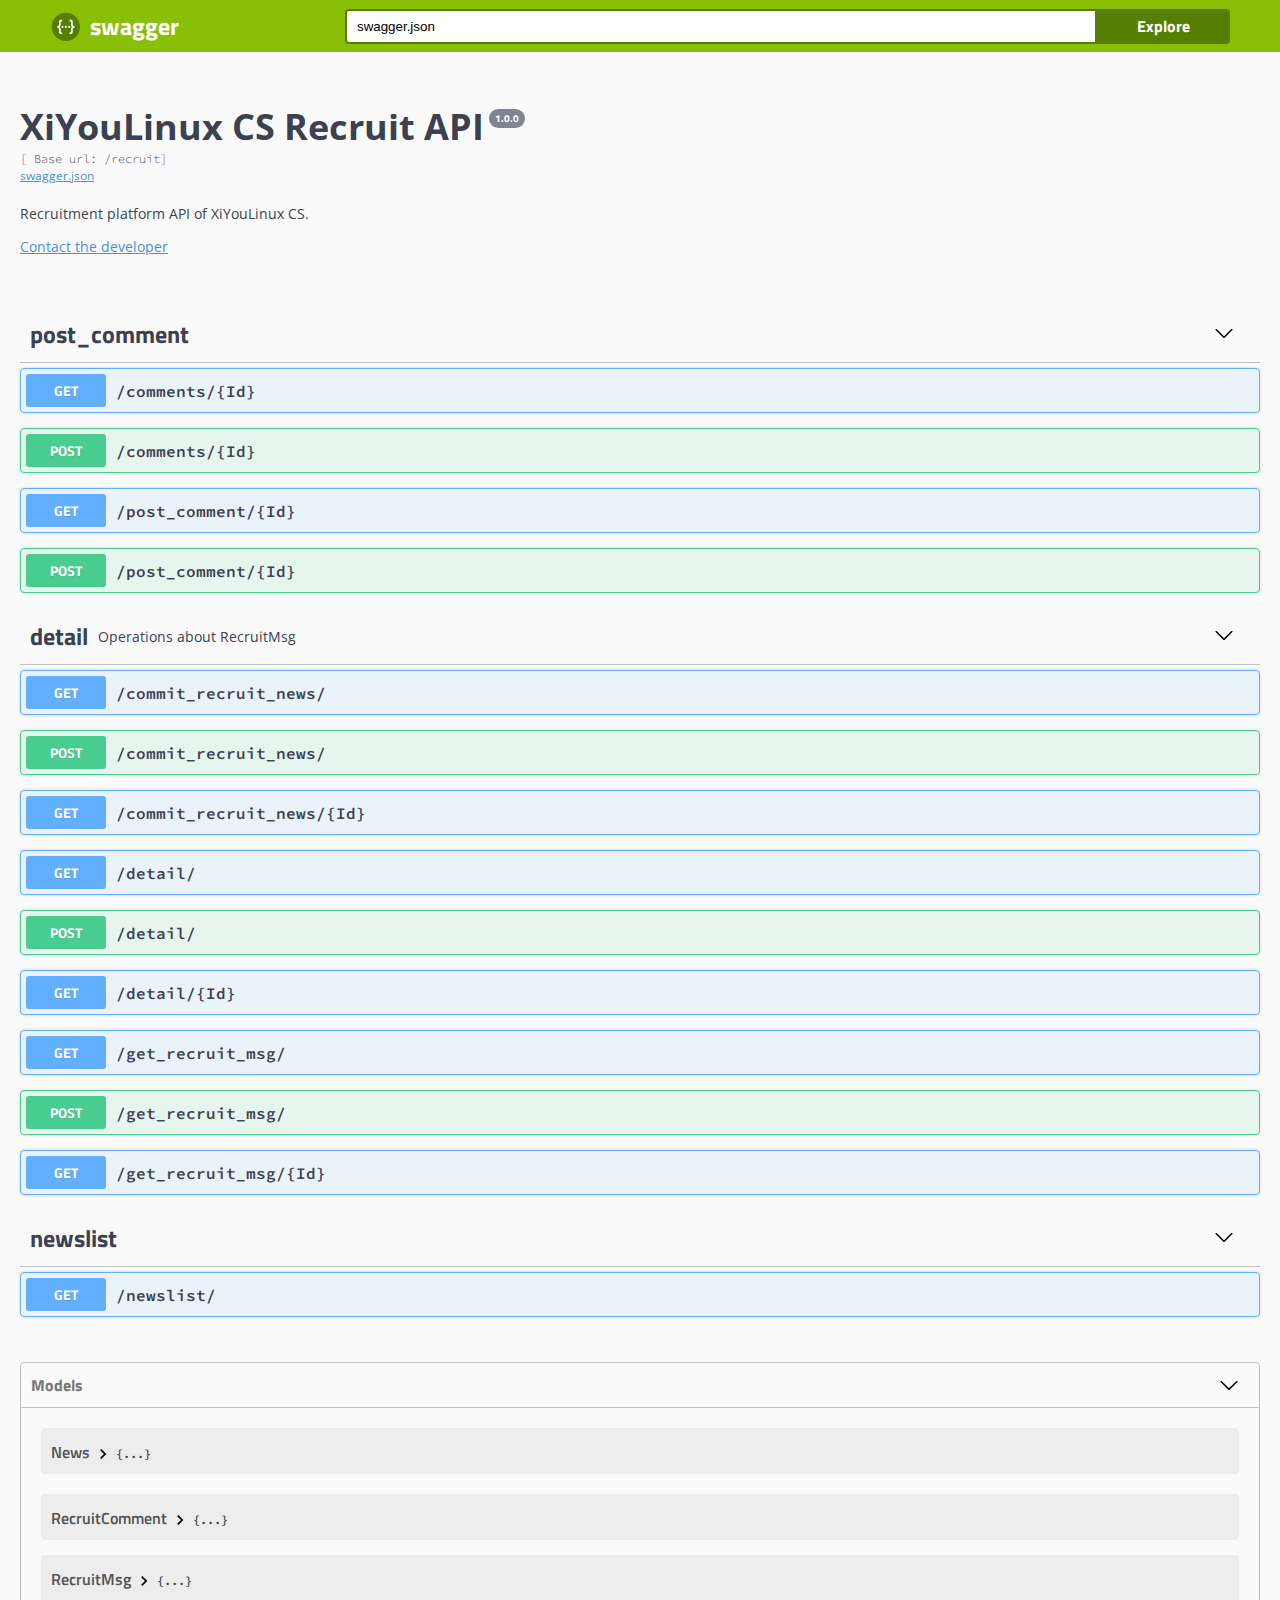
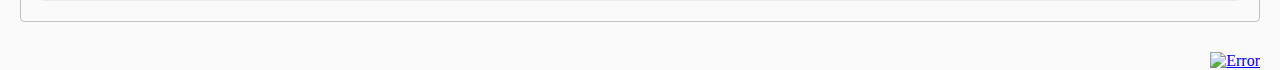
<file: swagger/index.html>
<!-- HTML for static distribution bundle build -->
<!DOCTYPE html>
<html lang="en">
<head>
  <meta charset="UTF-8">
  <title>Swagger UI</title>
  <link href="https://fonts.googleapis.com/css?family=Open+Sans:400,700|Source+Code+Pro:300,600|Titillium+Web:400,600,700" rel="stylesheet">
  <link rel="stylesheet" type="text/css" href="./swagger-ui.css" >
  <link rel="icon" type="image/png" href="./favicon-32x32.png" sizes="32x32" />
  <link rel="icon" type="image/png" href="./favicon-16x16.png" sizes="16x16" />
  <style>
    html
    {
        box-sizing: border-box;
        overflow: -moz-scrollbars-vertical;
        overflow-y: scroll;
    }
    *,
    *:before,
    *:after
    {
        box-sizing: inherit;
    }

    body {
      margin:0;
      background: #fafafa;
    }
  </style>
</head>

<body>

<svg xmlns="http://www.w3.org/2000/svg" xmlns:xlink="http://www.w3.org/1999/xlink" style="position:absolute;width:0;height:0">
  <defs>
    <symbol viewBox="0 0 20 20" id="unlocked">
          <path d="M15.8 8H14V5.6C14 2.703 12.665 1 10 1 7.334 1 6 2.703 6 5.6V6h2v-.801C8 3.754 8.797 3 10 3c1.203 0 2 .754 2 2.199V8H4c-.553 0-1 .646-1 1.199V17c0 .549.428 1.139.951 1.307l1.197.387C5.672 18.861 6.55 19 7.1 19h5.8c.549 0 1.428-.139 1.951-.307l1.196-.387c.524-.167.953-.757.953-1.306V9.199C17 8.646 16.352 8 15.8 8z"></path>
    </symbol>

    <symbol viewBox="0 0 20 20" id="locked">
      <path d="M15.8 8H14V5.6C14 2.703 12.665 1 10 1 7.334 1 6 2.703 6 5.6V8H4c-.553 0-1 .646-1 1.199V17c0 .549.428 1.139.951 1.307l1.197.387C5.672 18.861 6.55 19 7.1 19h5.8c.549 0 1.428-.139 1.951-.307l1.196-.387c.524-.167.953-.757.953-1.306V9.199C17 8.646 16.352 8 15.8 8zM12 8H8V5.199C8 3.754 8.797 3 10 3c1.203 0 2 .754 2 2.199V8z"/>
    </symbol>

    <symbol viewBox="0 0 20 20" id="close">
      <path d="M14.348 14.849c-.469.469-1.229.469-1.697 0L10 11.819l-2.651 3.029c-.469.469-1.229.469-1.697 0-.469-.469-.469-1.229 0-1.697l2.758-3.15-2.759-3.152c-.469-.469-.469-1.228 0-1.697.469-.469 1.228-.469 1.697 0L10 8.183l2.651-3.031c.469-.469 1.228-.469 1.697 0 .469.469.469 1.229 0 1.697l-2.758 3.152 2.758 3.15c.469.469.469 1.229 0 1.698z"/>
    </symbol>

    <symbol viewBox="0 0 20 20" id="large-arrow">
      <path d="M13.25 10L6.109 2.58c-.268-.27-.268-.707 0-.979.268-.27.701-.27.969 0l7.83 7.908c.268.271.268.709 0 .979l-7.83 7.908c-.268.271-.701.27-.969 0-.268-.269-.268-.707 0-.979L13.25 10z"/>
    </symbol>

    <symbol viewBox="0 0 20 20" id="large-arrow-down">
      <path d="M17.418 6.109c.272-.268.709-.268.979 0s.271.701 0 .969l-7.908 7.83c-.27.268-.707.268-.979 0l-7.908-7.83c-.27-.268-.27-.701 0-.969.271-.268.709-.268.979 0L10 13.25l7.418-7.141z"/>
    </symbol>


    <symbol viewBox="0 0 24 24" id="jump-to">
      <path d="M19 7v4H5.83l3.58-3.59L8 6l-6 6 6 6 1.41-1.41L5.83 13H21V7z"/>
    </symbol>

    <symbol viewBox="0 0 24 24" id="expand">
      <path d="M10 18h4v-2h-4v2zM3 6v2h18V6H3zm3 7h12v-2H6v2z"/>
    </symbol>

  </defs>
</svg>

<div id="swagger-ui"></div>

<script src="./swagger-ui-bundle.js"> </script>
<script src="./swagger-ui-standalone-preset.js"> </script>
<script>
window.onload = function() {
  // Build a system
  const ui = SwaggerUIBundle({
    url: "swagger.json",
    dom_id: '#swagger-ui',
    presets: [
      SwaggerUIBundle.presets.apis,
      SwaggerUIStandalonePreset
    ],
    plugins: [
      SwaggerUIBundle.plugins.DownloadUrl
    ],
    layout: "StandaloneLayout"
  })

  window.ui = ui
}
</script>
</body>

</html>
</file>
<file: swagger/swagger-ui.css>
@charset "UTF-8";.swagger-ui html{box-sizing:border-box}.swagger-ui *,.swagger-ui :after,.swagger-ui :before{box-sizing:inherit}.swagger-ui body{margin:0;background:#fafafa}.swagger-ui .wrapper{width:100%;max-width:1460px;margin:0 auto;padding:0 20px}.swagger-ui .opblock-tag-section{display:-webkit-box;display:-ms-flexbox;display:flex;-webkit-box-orient:vertical;-webkit-box-direction:normal;-ms-flex-direction:column;flex-direction:column}.swagger-ui .opblock-tag{display:-webkit-box;display:-ms-flexbox;display:flex;padding:10px 20px 10px 10px;cursor:pointer;transition:all .2s;border-bottom:1px solid rgba(59,65,81,.3);-webkit-box-align:center;-ms-flex-align:center;align-items:center}.swagger-ui .opblock-tag:hover{background:rgba(0,0,0,.02)}.swagger-ui .opblock-tag{font-size:24px;margin:0 0 5px;font-family:Titillium Web,sans-serif;color:#3b4151}.swagger-ui .opblock-tag.no-desc span{-webkit-box-flex:1;-ms-flex:1;flex:1}.swagger-ui .opblock-tag svg{transition:all .4s}.swagger-ui .opblock-tag small{font-size:14px;font-weight:400;padding:0 10px;-webkit-box-flex:1;-ms-flex:1;flex:1;font-family:Open Sans,sans-serif;color:#3b4151}.swagger-ui .parаmeter__type{font-size:12px;padding:5px 0;font-family:Source Code Pro,monospace;font-weight:600;color:#3b4151}.swagger-ui .view-line-link{position:relative;top:3px;width:20px;margin:0 5px;cursor:pointer;transition:all .5s}.swagger-ui .opblock{margin:0 0 15px;border:1px solid #000;border-radius:4px;box-shadow:0 0 3px rgba(0,0,0,.19)}.swagger-ui .opblock.is-open .opblock-summary{border-bottom:1px solid #000}.swagger-ui .opblock .opblock-section-header{padding:8px 20px;background:hsla(0,0%,100%,.8);box-shadow:0 1px 2px rgba(0,0,0,.1)}.swagger-ui .opblock .opblock-section-header,.swagger-ui .opblock .opblock-section-header label{display:-webkit-box;display:-ms-flexbox;display:flex;-webkit-box-align:center;-ms-flex-align:center;align-items:center}.swagger-ui .opblock .opblock-section-header label{font-size:12px;font-weight:700;margin:0;font-family:Titillium Web,sans-serif;color:#3b4151}.swagger-ui .opblock .opblock-section-header label span{padding:0 10px 0 0}.swagger-ui .opblock .opblock-section-header h4{font-size:14px;margin:0;-webkit-box-flex:1;-ms-flex:1;flex:1;font-family:Titillium Web,sans-serif;color:#3b4151}.swagger-ui .opblock .opblock-summary-method{font-size:14px;font-weight:700;min-width:80px;padding:6px 15px;text-align:center;border-radius:3px;background:#000;text-shadow:0 1px 0 rgba(0,0,0,.1);font-family:Titillium Web,sans-serif;color:#fff}.swagger-ui .opblock .opblock-summary-path,.swagger-ui .opblock .opblock-summary-path__deprecated{font-size:16px;display:-webkit-box;display:-ms-flexbox;display:flex;padding:0 10px;font-family:Source Code Pro,monospace;font-weight:600;color:#3b4151;-webkit-box-align:center;-ms-flex-align:center;align-items:center}.swagger-ui .opblock .opblock-summary-path .view-line-link,.swagger-ui .opblock .opblock-summary-path__deprecated .view-line-link{position:relative;top:2px;width:0;margin:0;cursor:pointer;transition:all .5s}.swagger-ui .opblock .opblock-summary-path:hover .view-line-link,.swagger-ui .opblock .opblock-summary-path__deprecated:hover .view-line-link{width:18px;margin:0 5px}.swagger-ui .opblock .opblock-summary-path__deprecated{text-decoration:line-through}.swagger-ui .opblock .opblock-summary-description{font-size:13px;-webkit-box-flex:1;-ms-flex:1;flex:1;font-family:Open Sans,sans-serif;color:#3b4151}.swagger-ui .opblock .opblock-summary{display:-webkit-box;display:-ms-flexbox;display:flex;padding:5px;cursor:pointer;-webkit-box-align:center;-ms-flex-align:center;align-items:center}.swagger-ui .opblock.opblock-post{border-color:#49cc90;background:rgba(73,204,144,.1)}.swagger-ui .opblock.opblock-post .opblock-summary-method{background:#49cc90}.swagger-ui .opblock.opblock-post .opblock-summary{border-color:#49cc90}.swagger-ui .opblock.opblock-put{border-color:#fca130;background:rgba(252,161,48,.1)}.swagger-ui .opblock.opblock-put .opblock-summary-method{background:#fca130}.swagger-ui .opblock.opblock-put .opblock-summary{border-color:#fca130}.swagger-ui .opblock.opblock-delete{border-color:#f93e3e;background:rgba(249,62,62,.1)}.swagger-ui .opblock.opblock-delete .opblock-summary-method{background:#f93e3e}.swagger-ui .opblock.opblock-delete .opblock-summary{border-color:#f93e3e}.swagger-ui .opblock.opblock-get{border-color:#61affe;background:rgba(97,175,254,.1)}.swagger-ui .opblock.opblock-get .opblock-summary-method{background:#61affe}.swagger-ui .opblock.opblock-get .opblock-summary{border-color:#61affe}.swagger-ui .opblock.opblock-patch{border-color:#50e3c2;background:rgba(80,227,194,.1)}.swagger-ui .opblock.opblock-patch .opblock-summary-method{background:#50e3c2}.swagger-ui .opblock.opblock-patch .opblock-summary{border-color:#50e3c2}.swagger-ui .opblock.opblock-head{border-color:#9012fe;background:rgba(144,18,254,.1)}.swagger-ui .opblock.opblock-head .opblock-summary-method{background:#9012fe}.swagger-ui .opblock.opblock-head .opblock-summary{border-color:#9012fe}.swagger-ui .opblock.opblock-options{border-color:#0d5aa7;background:rgba(13,90,167,.1)}.swagger-ui .opblock.opblock-options .opblock-summary-method{background:#0d5aa7}.swagger-ui .opblock.opblock-options .opblock-summary{border-color:#0d5aa7}.swagger-ui .opblock.opblock-deprecated{opacity:.6;border-color:#ebebeb;background:hsla(0,0%,92%,.1)}.swagger-ui .opblock.opblock-deprecated .opblock-summary-method{background:#ebebeb}.swagger-ui .opblock.opblock-deprecated .opblock-summary{border-color:#ebebeb}.swagger-ui .opblock .opblock-schemes{padding:8px 20px}.swagger-ui .opblock .opblock-schemes .schemes-title{padding:0 10px 0 0}.swagger-ui .tab{display:-webkit-box;display:-ms-flexbox;display:flex;margin:20px 0 10px;padding:0;list-style:none}.swagger-ui .tab li{font-size:12px;min-width:100px;min-width:90px;padding:0;cursor:pointer;font-family:Titillium Web,sans-serif;color:#3b4151}.swagger-ui .tab li:first-of-type{position:relative;padding-left:0}.swagger-ui .tab li:first-of-type:after{position:absolute;top:0;right:6px;width:1px;height:100%;content:"";background:rgba(0,0,0,.2)}.swagger-ui .tab li.active{font-weight:700}.swagger-ui .opblock-description-wrapper,.swagger-ui .opblock-title_normal{padding:15px 20px}.swagger-ui .opblock-description-wrapper,.swagger-ui .opblock-description-wrapper h4,.swagger-ui .opblock-title_normal,.swagger-ui .opblock-title_normal h4{font-size:12px;margin:0 0 5px;font-family:Open Sans,sans-serif;color:#3b4151}.swagger-ui .opblock-description-wrapper p,.swagger-ui .opblock-title_normal p{font-size:14px;margin:0;font-family:Open Sans,sans-serif;color:#3b4151}.swagger-ui .execute-wrapper{padding:20px;text-align:right}.swagger-ui .execute-wrapper .btn{width:100%;padding:8px 40px}.swagger-ui .body-param-options{display:-webkit-box;display:-ms-flexbox;display:flex;-webkit-box-orient:vertical;-webkit-box-direction:normal;-ms-flex-direction:column;flex-direction:column}.swagger-ui .body-param-options .body-param-edit{padding:10px 0}.swagger-ui .body-param-options label{padding:8px 0}.swagger-ui .body-param-options label select{margin:3px 0 0}.swagger-ui .responses-inner{padding:20px}.swagger-ui .responses-inner h4,.swagger-ui .responses-inner h5{font-size:12px;margin:10px 0 5px;font-family:Open Sans,sans-serif;color:#3b4151}.swagger-ui .response-col_status{font-size:14px;font-family:Open Sans,sans-serif;color:#3b4151}.swagger-ui .response-col_status .response-undocumented{font-size:11px;font-family:Source Code Pro,monospace;font-weight:600;color:#999}.swagger-ui .response-col_description__inner span{font-size:12px;font-style:italic;display:block;margin:10px 0;padding:10px;border-radius:4px;background:#41444e;font-family:Source Code Pro,monospace;font-weight:600;color:#fff}.swagger-ui .response-col_description__inner span p{margin:0}.swagger-ui .opblock-body pre{font-size:12px;margin:0;padding:10px;word-wrap:break-word;word-break:break-all;word-break:break-word;-webkit-hyphens:auto;-ms-hyphens:auto;hyphens:auto;white-space:pre-wrap;border-radius:4px;background:#41444e;overflow-wrap:break-word;font-family:Source Code Pro,monospace;font-weight:600;color:#fff}.swagger-ui .opblock-body pre span{color:#fff!important}.swagger-ui .opblock-body pre .headerline{display:block}.swagger-ui .scheme-container{margin:0 0 20px;padding:30px 0;background:#fff;box-shadow:0 1px 2px 0 rgba(0,0,0,.15)}.swagger-ui .scheme-container .schemes{display:-webkit-box;display:-ms-flexbox;display:flex;-webkit-box-align:center;-ms-flex-align:center;align-items:center}.swagger-ui .scheme-container .schemes>label{font-size:12px;font-weight:700;display:-webkit-box;display:-ms-flexbox;display:flex;-webkit-box-orient:vertical;-webkit-box-direction:normal;-ms-flex-direction:column;flex-direction:column;margin:-20px 15px 0 0;font-family:Titillium Web,sans-serif;color:#3b4151}.swagger-ui .scheme-container .schemes>label select{min-width:130px;text-transform:uppercase}.swagger-ui .loading-container{padding:40px 0 60px}.swagger-ui .loading-container .loading{position:relative}.swagger-ui .loading-container .loading:after{font-size:10px;font-weight:700;position:absolute;top:50%;left:50%;content:"loading";-webkit-transform:translate(-50%,-50%);transform:translate(-50%,-50%);text-transform:uppercase;font-family:Titillium Web,sans-serif;color:#3b4151}.swagger-ui .loading-container .loading:before{position:absolute;top:50%;left:50%;display:block;width:60px;height:60px;margin:-30px;content:"";-webkit-animation:rotation 1s infinite linear,opacity .5s;animation:rotation 1s infinite linear,opacity .5s;opacity:1;border:2px solid rgba(85,85,85,.1);border-top-color:rgba(0,0,0,.6);border-radius:100%;-webkit-backface-visibility:hidden;backface-visibility:hidden}@-webkit-keyframes rotation{to{-webkit-transform:rotate(1turn);transform:rotate(1turn)}}@keyframes rotation{to{-webkit-transform:rotate(1turn);transform:rotate(1turn)}}@-webkit-keyframes blinker{50%{opacity:0}}@keyframes blinker{50%{opacity:0}}.swagger-ui .btn{font-size:14px;font-weight:700;padding:5px 23px;transition:all .3s;border:2px solid #888;border-radius:4px;background:transparent;box-shadow:0 1px 2px rgba(0,0,0,.1);font-family:Titillium Web,sans-serif;color:#3b4151}.swagger-ui .btn[disabled]{cursor:not-allowed;opacity:.3}.swagger-ui .btn:hover{box-shadow:0 0 5px rgba(0,0,0,.3)}.swagger-ui .btn.cancel{border-color:#ff6060;font-family:Titillium Web,sans-serif;color:#ff6060}.swagger-ui .btn.authorize{line-height:1;display:inline;color:#49cc90;border-color:#49cc90}.swagger-ui .btn.authorize span{float:left;padding:4px 20px 0 0}.swagger-ui .btn.authorize svg{fill:#49cc90}.swagger-ui .btn.execute{-webkit-animation:pulse 2s infinite;animation:pulse 2s infinite;color:#fff;border-color:#4990e2}@-webkit-keyframes pulse{0%{color:#fff;background:#4990e2;box-shadow:0 0 0 0 rgba(73,144,226,.8)}70%{box-shadow:0 0 0 5px rgba(73,144,226,0)}to{color:#fff;background:#4990e2;box-shadow:0 0 0 0 rgba(73,144,226,0)}}@keyframes pulse{0%{color:#fff;background:#4990e2;box-shadow:0 0 0 0 rgba(73,144,226,.8)}70%{box-shadow:0 0 0 5px rgba(73,144,226,0)}to{color:#fff;background:#4990e2;box-shadow:0 0 0 0 rgba(73,144,226,0)}}.swagger-ui .btn-group{display:-webkit-box;display:-ms-flexbox;display:flex;padding:30px}.swagger-ui .btn-group .btn{-webkit-box-flex:1;-ms-flex:1;flex:1}.swagger-ui .btn-group .btn:first-child{border-radius:4px 0 0 4px}.swagger-ui .btn-group .btn:last-child{border-radius:0 4px 4px 0}.swagger-ui .authorization__btn{padding:0 10px;border:none;background:none}.swagger-ui .authorization__btn.locked{opacity:1}.swagger-ui .authorization__btn.unlocked{opacity:.4}.swagger-ui .expand-methods,.swagger-ui .expand-operation{border:none;background:none}.swagger-ui .expand-methods svg,.swagger-ui .expand-operation svg{width:20px;height:20px}.swagger-ui .expand-methods{padding:0 10px}.swagger-ui .expand-methods:hover svg{fill:#444}.swagger-ui .expand-methods svg{transition:all .3s;fill:#777}.swagger-ui button{cursor:pointer;outline:none}.swagger-ui select{font-size:14px;font-weight:700;padding:5px 40px 5px 10px;border:2px solid #41444e;border-radius:4px;background:#f7f7f7 url([data-uri]) right 10px center no-repeat;background-size:20px;box-shadow:0 1px 2px 0 rgba(0,0,0,.25);font-family:Titillium Web,sans-serif;color:#3b4151;-webkit-appearance:none;-moz-appearance:none;appearance:none}.swagger-ui select[multiple]{margin:5px 0;padding:5px;background:#f7f7f7}.swagger-ui .opblock-body select{min-width:230px}.swagger-ui label{font-size:12px;font-weight:700;margin:0 0 5px;font-family:Titillium Web,sans-serif;color:#3b4151}.swagger-ui input[type=email],.swagger-ui input[type=password],.swagger-ui input[type=search],.swagger-ui input[type=text]{min-width:100px;margin:5px 0;padding:8px 10px;border:1px solid #d9d9d9;border-radius:4px;background:#fff}.swagger-ui input[type=email].invalid,.swagger-ui input[type=password].invalid,.swagger-ui input[type=search].invalid,.swagger-ui input[type=text].invalid{-webkit-animation:shake .4s 1;animation:shake .4s 1;border-color:#f93e3e;background:#feebeb}@-webkit-keyframes shake{10%,90%{-webkit-transform:translate3d(-1px,0,0);transform:translate3d(-1px,0,0)}20%,80%{-webkit-transform:translate3d(2px,0,0);transform:translate3d(2px,0,0)}30%,50%,70%{-webkit-transform:translate3d(-4px,0,0);transform:translate3d(-4px,0,0)}40%,60%{-webkit-transform:translate3d(4px,0,0);transform:translate3d(4px,0,0)}}@keyframes shake{10%,90%{-webkit-transform:translate3d(-1px,0,0);transform:translate3d(-1px,0,0)}20%,80%{-webkit-transform:translate3d(2px,0,0);transform:translate3d(2px,0,0)}30%,50%,70%{-webkit-transform:translate3d(-4px,0,0);transform:translate3d(-4px,0,0)}40%,60%{-webkit-transform:translate3d(4px,0,0);transform:translate3d(4px,0,0)}}.swagger-ui textarea{font-size:12px;width:100%;min-height:280px;padding:10px;border:none;border-radius:4px;outline:none;background:hsla(0,0%,100%,.8);font-family:Source Code Pro,monospace;font-weight:600;color:#3b4151}.swagger-ui textarea:focus{border:2px solid #61affe}.swagger-ui textarea.curl{font-size:12px;min-height:100px;margin:0;padding:10px;resize:none;border-radius:4px;background:#41444e;font-family:Source Code Pro,monospace;font-weight:600;color:#fff}.swagger-ui .checkbox{padding:5px 0 10px;transition:opacity .5s;color:#333}.swagger-ui .checkbox label{display:-webkit-box;display:-ms-flexbox;display:flex}.swagger-ui .checkbox p{font-weight:400!important;font-style:italic;margin:0!important;font-family:Source Code Pro,monospace;font-weight:600;color:#3b4151}.swagger-ui .checkbox input[type=checkbox]{display:none}.swagger-ui .checkbox input[type=checkbox]+label>.item{position:relative;top:3px;display:inline-block;width:16px;height:16px;margin:0 8px 0 0;padding:5px;cursor:pointer;border-radius:1px;background:#e8e8e8;box-shadow:0 0 0 2px #e8e8e8;-webkit-box-flex:0;-ms-flex:none;flex:none}.swagger-ui .checkbox input[type=checkbox]+label>.item:active{-webkit-transform:scale(.9);transform:scale(.9)}.swagger-ui .checkbox input[type=checkbox]:checked+label>.item{background:#e8e8e8 url("data:image/svg+xml;charset=utf-8,%3Csvg width='10' height='8' viewBox='3 7 10 8' xmlns='http://www.w3.org/2000/svg'%3E%3Cpath fill='%2341474E' fill-rule='evenodd' d='M6.333 15L3 11.667l1.333-1.334 2 2L11.667 7 13 8.333z'/%3E%3C/svg%3E") 50% no-repeat}.swagger-ui .dialog-ux{position:fixed;z-index:9999;top:0;right:0;bottom:0;left:0}.swagger-ui .dialog-ux .backdrop-ux{position:fixed;top:0;right:0;bottom:0;left:0;background:rgba(0,0,0,.8)}.swagger-ui .dialog-ux .modal-ux{position:absolute;z-index:9999;top:50%;left:50%;width:100%;min-width:300px;max-width:650px;-webkit-transform:translate(-50%,-50%);transform:translate(-50%,-50%);border:1px solid #ebebeb;border-radius:4px;background:#fff;box-shadow:0 10px 30px 0 rgba(0,0,0,.2)}.swagger-ui .dialog-ux .modal-ux-content{overflow-y:auto;max-height:540px;padding:20px}.swagger-ui .dialog-ux .modal-ux-content p{font-size:12px;margin:0 0 5px;color:#41444e;font-family:Open Sans,sans-serif;color:#3b4151}.swagger-ui .dialog-ux .modal-ux-content h4{font-size:18px;font-weight:600;margin:15px 0 0;font-family:Titillium Web,sans-serif;color:#3b4151}.swagger-ui .dialog-ux .modal-ux-header{display:-webkit-box;display:-ms-flexbox;display:flex;padding:12px 0;border-bottom:1px solid #ebebeb;-webkit-box-align:center;-ms-flex-align:center;align-items:center}.swagger-ui .dialog-ux .modal-ux-header .close-modal{padding:0 10px;border:none;background:none;-webkit-appearance:none;-moz-appearance:none;appearance:none}.swagger-ui .dialog-ux .modal-ux-header h3{font-size:20px;font-weight:600;margin:0;padding:0 20px;-webkit-box-flex:1;-ms-flex:1;flex:1;font-family:Titillium Web,sans-serif;color:#3b4151}.swagger-ui .model{font-size:12px;font-weight:300;font-family:Source Code Pro,monospace;font-weight:600;color:#3b4151}.swagger-ui .model-toggle{font-size:10px;position:relative;top:6px;display:inline-block;margin:auto .3em;cursor:pointer;transition:-webkit-transform .15s ease-in;transition:transform .15s ease-in;transition:transform .15s ease-in,-webkit-transform .15s ease-in;-webkit-transform:rotate(90deg);transform:rotate(90deg);-webkit-transform-origin:50% 50%;transform-origin:50% 50%}.swagger-ui .model-toggle.collapsed{-webkit-transform:rotate(0deg);transform:rotate(0deg)}.swagger-ui .model-toggle:after{display:block;width:20px;height:20px;content:"";background:url("data:image/svg+xml;charset=utf-8,%3Csvg xmlns='http://www.w3.org/2000/svg' width='24' height='24' viewBox='0 0 24 24'%3E%3Cpath d='M10 6L8.59 7.41 13.17 12l-4.58 4.59L10 18l6-6z'/%3E%3C/svg%3E") 50% no-repeat;background-size:100%}.swagger-ui .model-jump-to-path{position:relative;cursor:pointer}.swagger-ui .model-jump-to-path .view-line-link{position:absolute;top:-.4em;cursor:pointer}.swagger-ui .model-title{position:relative}.swagger-ui .model-title:hover .model-hint{visibility:visible}.swagger-ui .model-hint{position:absolute;top:-1.8em;visibility:hidden;padding:.1em .5em;white-space:nowrap;color:#ebebeb;border-radius:4px;background:rgba(0,0,0,.7)}.swagger-ui section.models{margin:30px 0;border:1px solid rgba(59,65,81,.3);border-radius:4px}.swagger-ui section.models.is-open{padding:0 0 20px}.swagger-ui section.models.is-open h4{margin:0 0 5px;border-bottom:1px solid rgba(59,65,81,.3)}.swagger-ui section.models.is-open h4 svg{-webkit-transform:rotate(90deg);transform:rotate(90deg)}.swagger-ui section.models h4{font-size:16px;display:-webkit-box;display:-ms-flexbox;display:flex;margin:0;padding:10px 20px 10px 10px;cursor:pointer;transition:all .2s;font-family:Titillium Web,sans-serif;color:#777;-webkit-box-align:center;-ms-flex-align:center;align-items:center}.swagger-ui section.models h4 svg{transition:all .4s}.swagger-ui section.models h4 span{-webkit-box-flex:1;-ms-flex:1;flex:1}.swagger-ui section.models h4:hover{background:rgba(0,0,0,.02)}.swagger-ui section.models h5{font-size:16px;margin:0 0 10px;font-family:Titillium Web,sans-serif;color:#777}.swagger-ui section.models .model-jump-to-path{position:relative;top:5px}.swagger-ui section.models .model-container{margin:0 20px 15px;transition:all .5s;border-radius:4px;background:rgba(0,0,0,.05)}.swagger-ui section.models .model-container:hover{background:rgba(0,0,0,.07)}.swagger-ui section.models .model-container:first-of-type{margin:20px}.swagger-ui section.models .model-container:last-of-type{margin:0 20px}.swagger-ui section.models .model-box{background:none}.swagger-ui .model-box{padding:10px;border-radius:4px;background:rgba(0,0,0,.1)}.swagger-ui .model-box .model-jump-to-path{position:relative;top:4px}.swagger-ui .model-title{font-size:16px;font-family:Titillium Web,sans-serif;color:#555}.swagger-ui span>span.model,.swagger-ui span>span.model .brace-close{padding:0 0 0 10px}.swagger-ui .prop-type{color:#55a}.swagger-ui .prop-enum{display:block}.swagger-ui .prop-format{color:#999}.swagger-ui table{width:100%;padding:0 10px;border-collapse:collapse}.swagger-ui table.model tbody tr td{padding:0;vertical-align:top}.swagger-ui table.model tbody tr td:first-of-type{width:100px;padding:0}.swagger-ui table.headers td{font-size:12px;font-weight:300;vertical-align:middle;font-family:Source Code Pro,monospace;font-weight:600;color:#3b4151}.swagger-ui table tbody tr td{padding:10px 0 0;vertical-align:top}.swagger-ui table tbody tr td:first-of-type{width:20%;padding:10px 0}.swagger-ui table thead tr td,.swagger-ui table thead tr th{font-size:12px;font-weight:700;padding:12px 0;text-align:left;border-bottom:1px solid rgba(59,65,81,.2);font-family:Open Sans,sans-serif;color:#3b4151}.swagger-ui .parameters-col_description p{font-size:14px;margin:0;font-family:Open Sans,sans-serif;color:#3b4151}.swagger-ui .parameters-col_description input[type=text]{width:100%;max-width:340px}.swagger-ui .parameter__name{font-size:16px;font-weight:400;font-family:Titillium Web,sans-serif;color:#3b4151}.swagger-ui .parameter__name.required{font-weight:700}.swagger-ui .parameter__name.required:after{font-size:10px;position:relative;top:-6px;padding:5px;content:"required";color:rgba(255,0,0,.6)}.swagger-ui .parameter__in{font-size:12px;font-style:italic;font-family:Source Code Pro,monospace;font-weight:600;color:#888}.swagger-ui .table-container{padding:20px}.swagger-ui .topbar{padding:8px 30px;background-color:#89bf04}.swagger-ui .topbar .topbar-wrapper{-ms-flex-align:center}.swagger-ui .topbar .topbar-wrapper,.swagger-ui .topbar a{display:-webkit-box;display:-ms-flexbox;display:flex;-webkit-box-align:center;align-items:center}.swagger-ui .topbar a{font-size:1.5em;font-weight:700;max-width:300px;text-decoration:none;-webkit-box-flex:1;-ms-flex:1;flex:1;-ms-flex-align:center;font-family:Titillium Web,sans-serif;color:#fff}.swagger-ui .topbar a span{margin:0;padding:0 10px}.swagger-ui .topbar .download-url-wrapper{display:-webkit-box;display:-ms-flexbox;display:flex;-webkit-box-flex:3;-ms-flex:3;flex:3}.swagger-ui .topbar .download-url-wrapper input[type=text]{width:100%;min-width:350px;margin:0;border:2px solid #547f00;border-radius:4px 0 0 4px;outline:none}.swagger-ui .topbar .download-url-wrapper .download-url-button{font-size:16px;font-weight:700;padding:4px 40px;border:none;border-radius:0 4px 4px 0;background:#547f00;font-family:Titillium Web,sans-serif;color:#fff}.swagger-ui .info{margin:50px 0}.swagger-ui .info hgroup.main{margin:0 0 20px}.swagger-ui .info hgroup.main a{font-size:12px}.swagger-ui .info li,.swagger-ui .info p,.swagger-ui .info table{font-size:14px;font-family:Open Sans,sans-serif;color:#3b4151}.swagger-ui .info h1,.swagger-ui .info h2,.swagger-ui .info h3,.swagger-ui .info h4,.swagger-ui .info h5{font-family:Open Sans,sans-serif;color:#3b4151}.swagger-ui .info code{padding:3px 5px;border-radius:4px;background:rgba(0,0,0,.05);font-family:Source Code Pro,monospace;font-weight:600;color:#9012fe}.swagger-ui .info a{font-size:14px;transition:all .4s;font-family:Open Sans,sans-serif;color:#4990e2}.swagger-ui .info a:hover{color:#1f69c0}.swagger-ui .info>div{margin:0 0 5px}.swagger-ui .info .base-url{font-size:12px;font-weight:300!important;margin:0;font-family:Source Code Pro,monospace;font-weight:600;color:#3b4151}.swagger-ui .info .title{font-size:36px;margin:0;font-family:Open Sans,sans-serif;color:#3b4151}.swagger-ui .info .title small{font-size:10px;position:relative;top:-5px;display:inline-block;margin:0 0 0 5px;padding:2px 4px;vertical-align:super;border-radius:57px;background:#7d8492}.swagger-ui .info .title small pre{margin:0;font-family:Titillium Web,sans-serif;color:#fff}.swagger-ui .auth-btn-wrapper{display:-webkit-box;display:-ms-flexbox;display:flex;padding:10px 0;-webkit-box-pack:center;-ms-flex-pack:center;justify-content:center}.swagger-ui .auth-wrapper{display:-webkit-box;display:-ms-flexbox;display:flex;-webkit-box-flex:1;-ms-flex:1;flex:1;-webkit-box-pack:end;-ms-flex-pack:end;justify-content:flex-end}.swagger-ui .auth-wrapper .authorize{padding-right:20px}.swagger-ui .auth-container{margin:0 0 10px;padding:10px 20px;border-bottom:1px solid #ebebeb}.swagger-ui .auth-container:last-of-type{margin:0;padding:10px 20px;border:0}.swagger-ui .auth-container h4{margin:5px 0 15px!important}.swagger-ui .auth-container .wrapper{margin:0;padding:0}.swagger-ui .auth-container input[type=password],.swagger-ui .auth-container input[type=text]{min-width:230px}.swagger-ui .auth-container .errors{font-size:12px;padding:10px;border-radius:4px;font-family:Source Code Pro,monospace;font-weight:600;color:#3b4151}.swagger-ui .scopes h2{font-size:14px;font-family:Titillium Web,sans-serif;color:#3b4151}.swagger-ui .scope-def{padding:0 0 20px}.swagger-ui .errors-wrapper{margin:20px;padding:10px 20px;-webkit-animation:scaleUp .5s;animation:scaleUp .5s;border:2px solid #f93e3e;border-radius:4px;background:rgba(249,62,62,.1)}.swagger-ui .errors-wrapper .error-wrapper{margin:0 0 10px}.swagger-ui .errors-wrapper .errors h4{font-size:14px;margin:0;font-family:Source Code Pro,monospace;font-weight:600;color:#3b4151}.swagger-ui .errors-wrapper .errors small{color:#666}.swagger-ui .errors-wrapper hgroup{display:-webkit-box;display:-ms-flexbox;display:flex;-webkit-box-align:center;-ms-flex-align:center;align-items:center}.swagger-ui .errors-wrapper hgroup h4{font-size:20px;margin:0;-webkit-box-flex:1;-ms-flex:1;flex:1;font-family:Titillium Web,sans-serif;color:#3b4151}@-webkit-keyframes scaleUp{0%{-webkit-transform:scale(.8);transform:scale(.8);opacity:0}to{-webkit-transform:scale(1);transform:scale(1);opacity:1}}@keyframes scaleUp{0%{-webkit-transform:scale(.8);transform:scale(.8);opacity:0}to{-webkit-transform:scale(1);transform:scale(1);opacity:1}}.swagger-ui .Resizer.vertical.disabled{display:none}
/*# sourceMappingURL=swagger-ui.css.map*/
</file>
